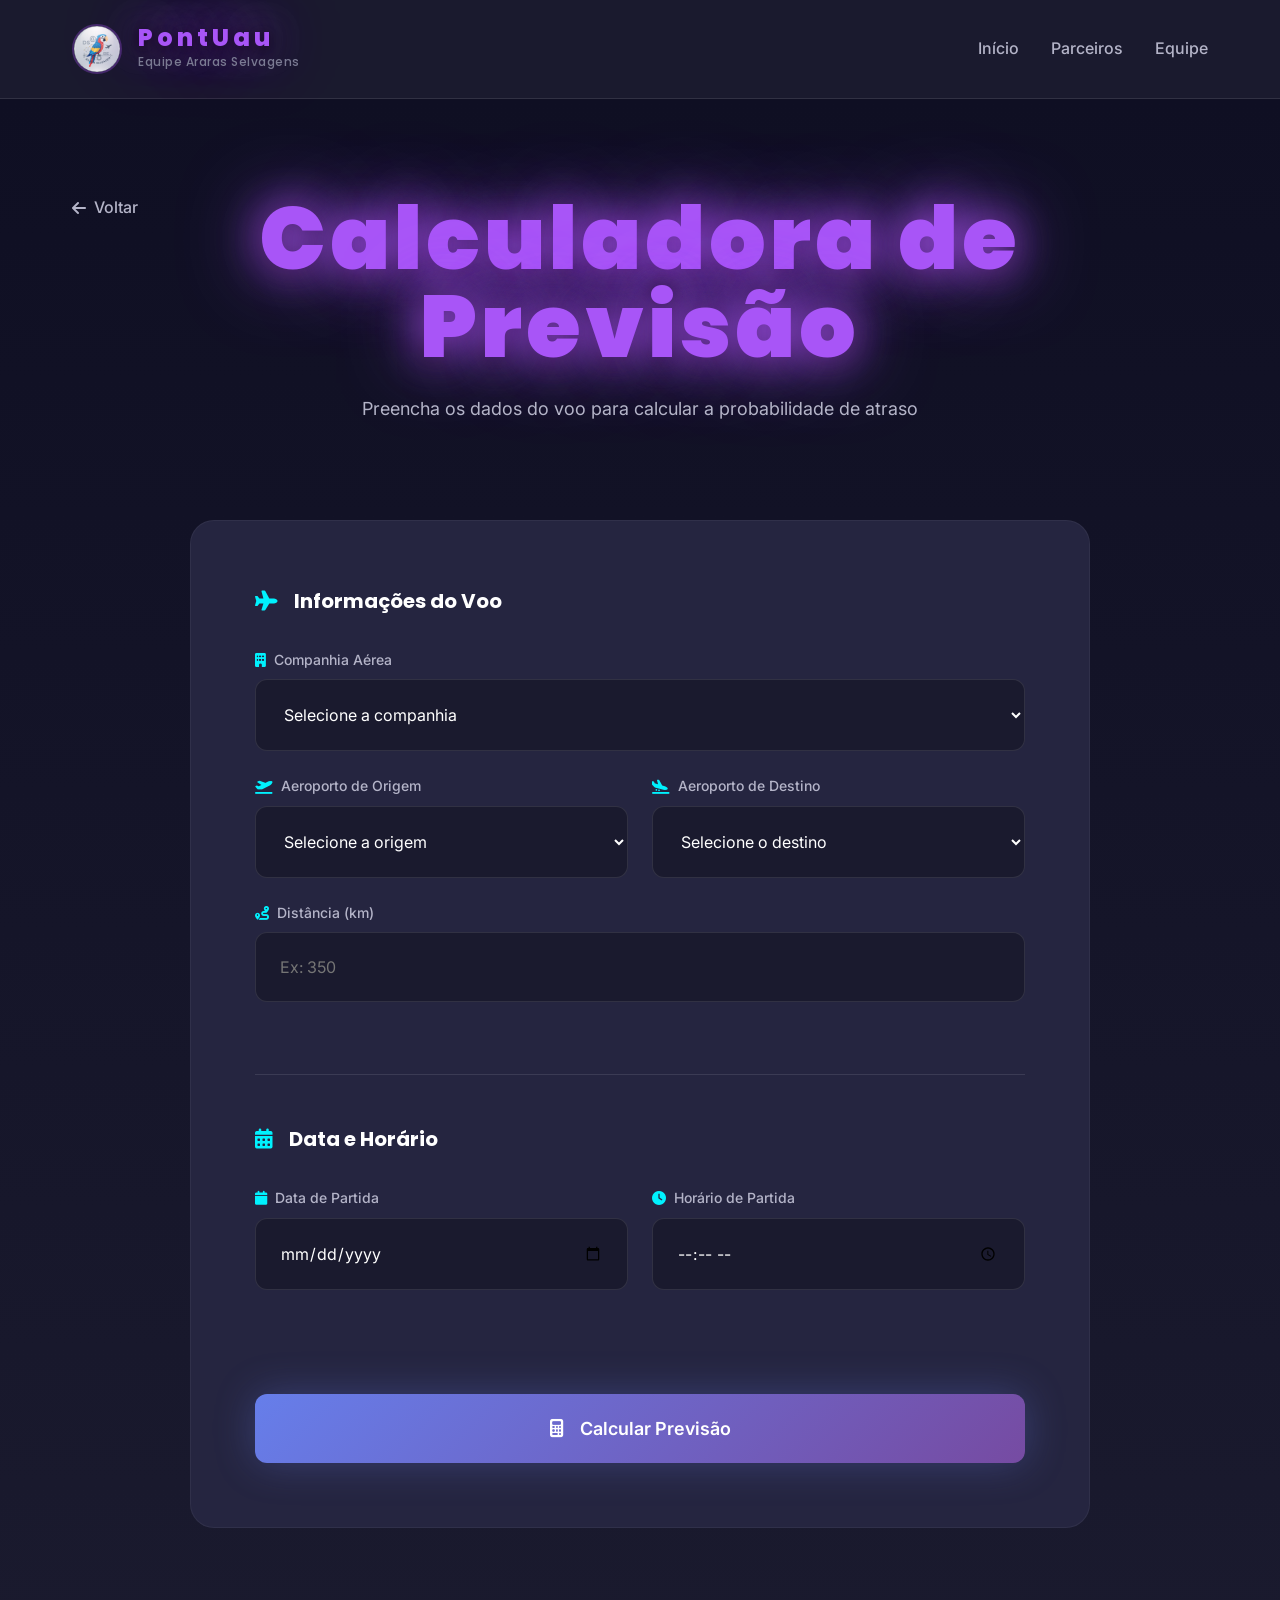
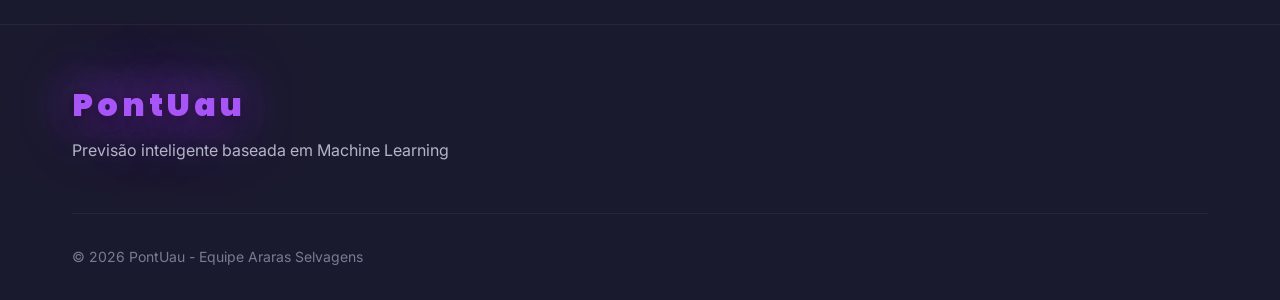
<file: frontend/calculator.html>
<!DOCTYPE html>
<html lang="pt-BR">

<head>
    <meta charset="UTF-8">
    <meta name="viewport" content="width=device-width, initial-scale=1.0">
    <meta name="description" content="Calculadora de Previsão de Atraso de Voos - PontUau">
    <title>Calculadora de Previsão - PontUau</title>

    <!-- Favicon -->
    <link rel="icon" type="image/jpeg" href="Imagens/arara selvagem.jpg">

    <!-- Google Fonts -->
    <link rel="preconnect" href="https://fonts.googleapis.com">
    <link rel="preconnect" href="https://fonts.gstatic.com" crossorigin>
    <link
        href="https://fonts.googleapis.com/css2?family=Inter:wght@300;400;500;600;700;800&family=Poppins:wght@600;700;800&display=swap"
        rel="stylesheet">

    <!-- Font Awesome -->
    <link rel="stylesheet" href="https://cdnjs.cloudflare.com/ajax/libs/font-awesome/6.5.1/css/all.min.css">

    <link rel="stylesheet" href="calculator.css">
</head>

<body>
    <!-- Header -->
    <header class="header">
        <div class="container">
            <a href="index.html" class="logo">
                <img src="Imagens/arara selvagem.jpg" alt="Araras Selvagens" class="logo-image">
                <div class="logo-text">
                    <span class="gradient-text">PontUau</span>
                    <span class="team-name">Equipe Araras Selvagens</span>
                </div>
            </a>
            <nav class="nav">
                <a href="index.html#home">Início</a>
                <a href="index.html#parceiros">Parceiros</a>
                <a href="index.html#equipe">Equipe</a>
            </nav>
        </div>
    </header>

    <!-- Calculator Section -->
    <section class="calculator-section">
        <div class="container">
            <div class="calculator-header">
                <a href="index.html" class="back-button">
                    <i class="fas fa-arrow-left"></i>
                    <span>Voltar</span>
                </a>
                <h1 class="page-title page-title-small">
                    <span class="gradient-text">Calculadora de Previsão</span>
                </h1>
                <p class="page-subtitle">
                    Preencha os dados do voo para calcular a probabilidade de atraso
                </p>
            </div>

            <div class="calculator-container">
                <!-- Form -->
                <div class="calculator-form">
                    <form id="predictionForm">
                        <div class="form-section">
                            <h3><i class="fas fa-plane"></i> Informações do Voo</h3>

                            <div class="form-group">
                                <label for="companhia">
                                    <i class="fas fa-building"></i>
                                    Companhia Aérea
                                </label>
                                <select id="companhia" name="companhia" required>
                                    <option value="">Selecione a companhia</option>
                                    <option value="G3">G3 - Gol</option>
                                    <option value="AD">AD - Azul</option>
                                    <option value="LA">LA - LATAM</option>
                                    <option value="AZ">AZ - Avianca</option>
                                    <option value="TP">TP - TAP</option>
                                </select>
                            </div>

                            <div class="form-row">
                                <div class="form-group">
                                    <label for="origem">
                                        <i class="fas fa-plane-departure"></i>
                                        Aeroporto de Origem
                                    </label>
                                    <select id="origem" name="origem" required>
                                        <option value="">Selecione a origem</option>
                                        <option value="GRU">GRU - São Paulo (Guarulhos)</option>
                                        <option value="GIG">GIG - Rio de Janeiro (Galeão)</option>
                                        <option value="BSB">BSB - Brasília</option>
                                        <option value="CGH">CGH - São Paulo (Congonhas)</option>
                                        <option value="SDU">SDU - Rio de Janeiro (Santos Dumont)</option>
                                        <option value="CNF">CNF - Belo Horizonte (Confins)</option>
                                        <option value="SSA">SSA - Salvador</option>
                                        <option value="FOR">FOR - Fortaleza</option>
                                        <option value="REC">REC - Recife</option>
                                        <option value="POA">POA - Porto Alegre</option>
                                    </select>
                                </div>

                                <div class="form-group">
                                    <label for="destino">
                                        <i class="fas fa-plane-arrival"></i>
                                        Aeroporto de Destino
                                    </label>
                                    <select id="destino" name="destino" required>
                                        <option value="">Selecione o destino</option>
                                        <option value="GRU">GRU - São Paulo (Guarulhos)</option>
                                        <option value="GIG">GIG - Rio de Janeiro (Galeão)</option>
                                        <option value="BSB">BSB - Brasília</option>
                                        <option value="CGH">CGH - São Paulo (Congonhas)</option>
                                        <option value="SDU">SDU - Rio de Janeiro (Santos Dumont)</option>
                                        <option value="CNF">CNF - Belo Horizonte (Confins)</option>
                                        <option value="SSA">SSA - Salvador</option>
                                        <option value="FOR">FOR - Fortaleza</option>
                                        <option value="REC">REC - Recife</option>
                                        <option value="POA">POA - Porto Alegre</option>
                                    </select>
                                </div>
                            </div>

                            <div class="form-group">
                                <label for="distancia_km">
                                    <i class="fas fa-route"></i>
                                    Distância (km)
                                </label>
                                <input type="number" id="distancia_km" name="distancia_km" placeholder="Ex: 350" min="1"
                                    required>
                            </div>
                        </div>

                        <div class="form-section">
                            <h3><i class="fas fa-calendar-alt"></i> Data e Horário</h3>

                            <div class="form-row">
                                <div class="form-group">
                                    <label for="data_partida">
                                        <i class="fas fa-calendar"></i>
                                        Data de Partida
                                    </label>
                                    <input type="date" id="data_partida" name="data_partida" required>
                                </div>

                                <div class="form-group">
                                    <label for="hora_partida">
                                        <i class="fas fa-clock"></i>
                                        Horário de Partida
                                    </label>
                                    <input type="time" id="hora_partida" name="hora_partida" required>
                                </div>
                            </div>
                        </div>

                        <button type="submit" class="submit-button">
                            <i class="fas fa-calculator"></i>
                            <span>Calcular Previsão</span>
                        </button>
                    </form>
                </div>
            </div>
        </div>
    </section>

    <!-- Footer -->
    <footer class="footer">
        <div class="container">
            <div class="footer-content">
                <div class="footer-brand">
                    <h3 class="gradient-text">PontUau</h3>
                    <p>Previsão inteligente baseada em Machine Learning</p>
                </div>
            </div>
            <div class="footer-bottom">
                <p>&copy; 2026 PontUau - Equipe Araras Selvagens</p>
            </div>
        </div>
    </footer>

    <script src="calculator.js"></script>
</body>

</html>
</file>
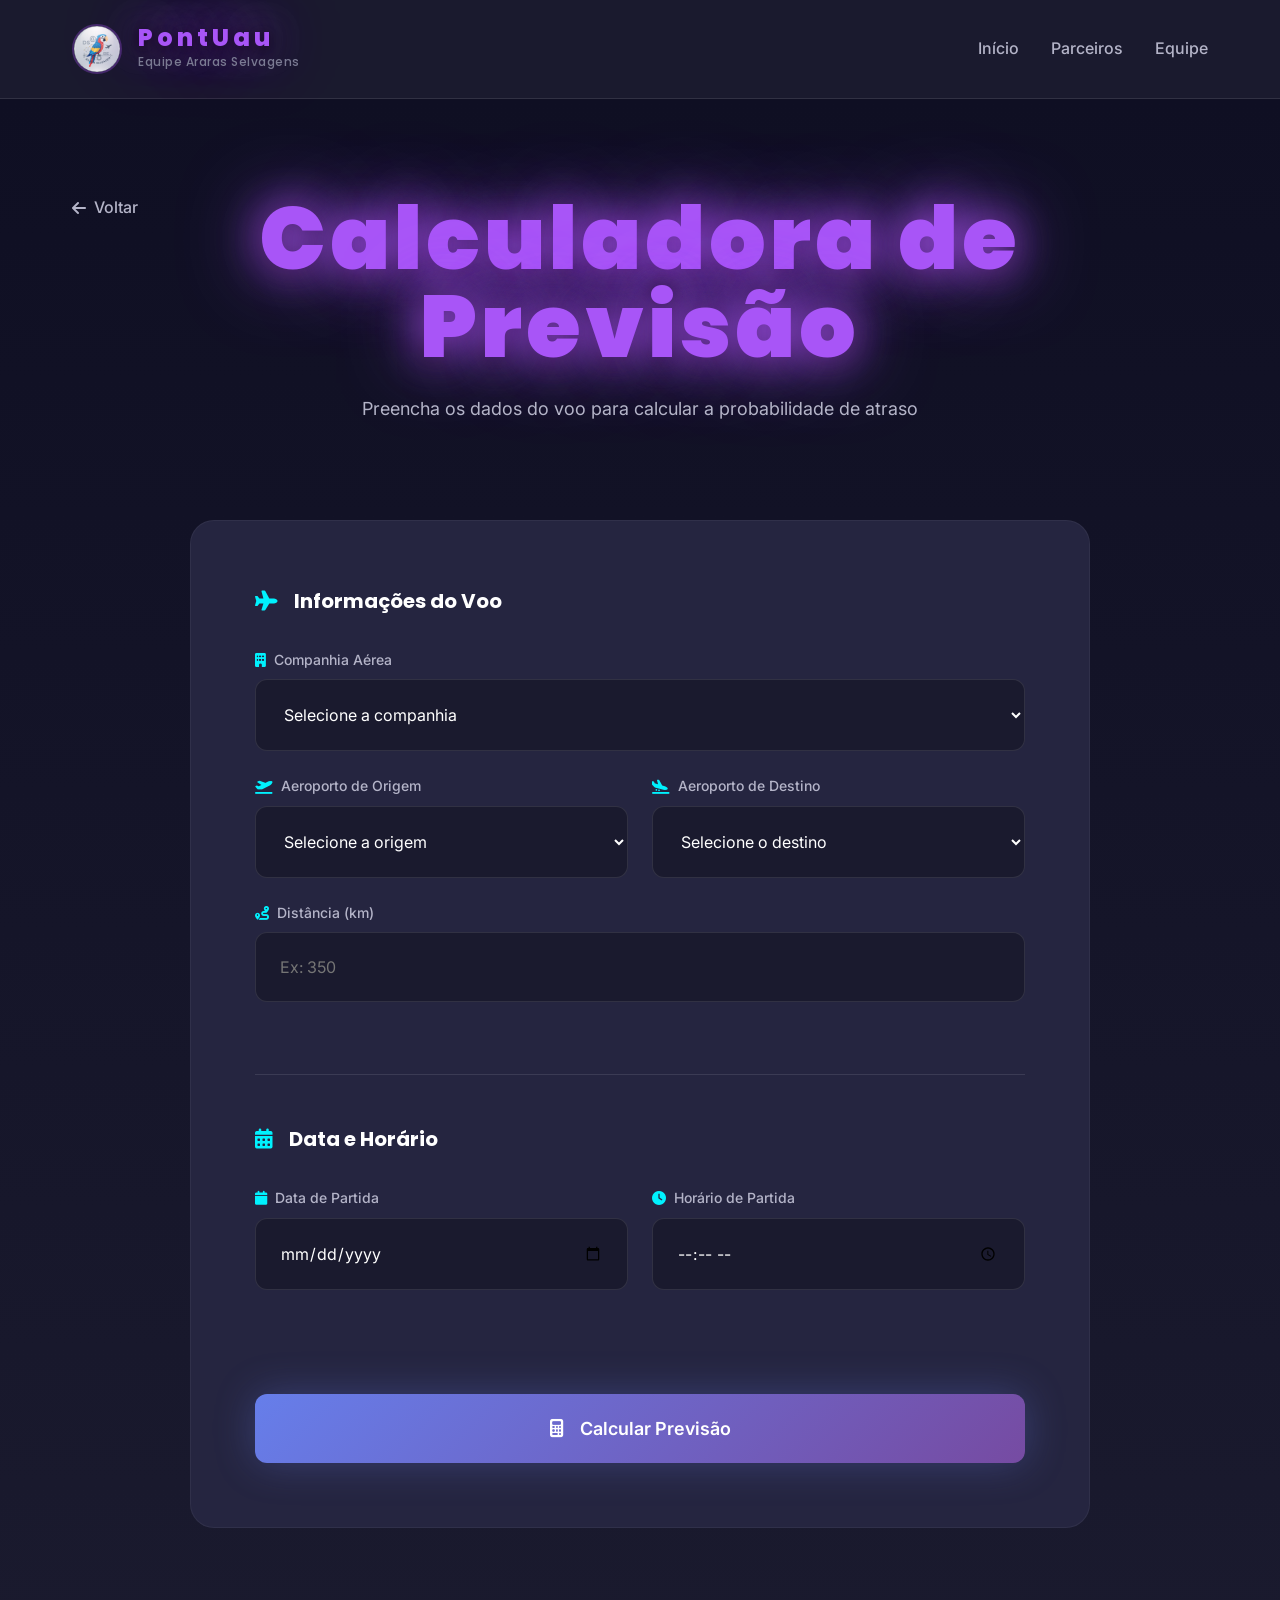
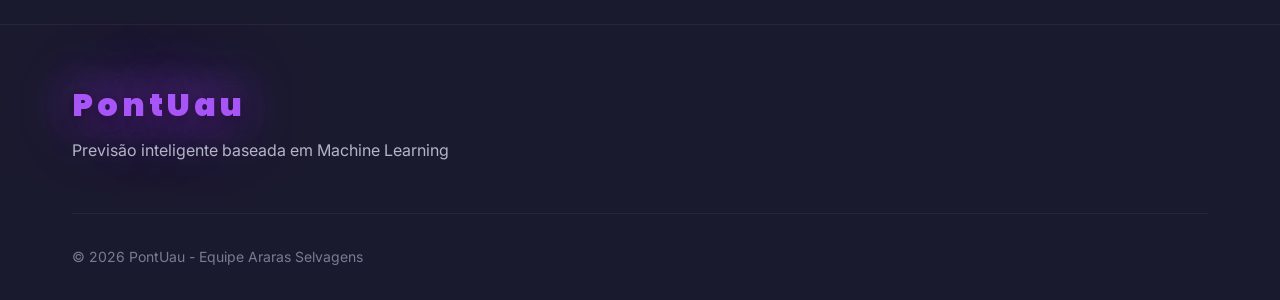
<file: frontend/result.html>
<!DOCTYPE html>
<html lang="pt-BR">

<head>
    <meta charset="UTF-8">
    <meta name="viewport" content="width=device-width, initial-scale=1.0">
    <meta name="description" content="Resultado da Previsão de Atraso - PontUau">
    <title>Resultado da Previsão - PontUau</title>

    <!-- Favicon -->
    <link rel="icon" type="image/jpeg" href="Imagens/arara selvagem.jpg">

    <!-- Google Fonts -->
    <link rel="preconnect" href="https://fonts.googleapis.com">
    <link rel="preconnect" href="https://fonts.gstatic.com" crossorigin>
    <link
        href="https://fonts.googleapis.com/css2?family=Inter:wght@300;400;500;600;700;800&family=Poppins:wght@600;700;800&display=swap"
        rel="stylesheet">

    <!-- Font Awesome -->
    <link rel="stylesheet" href="https://cdnjs.cloudflare.com/ajax/libs/font-awesome/6.5.1/css/all.min.css">

    <link rel="stylesheet" href="calculator.css">
</head>

<body>
    <!-- Header -->
    <header class="header">
        <div class="container">
            <a href="index.html" class="logo">
                <img src="Imagens/arara selvagem.jpg" alt="Araras Selvagens" class="logo-image">
                <div class="logo-text">
                    <span class="gradient-text">PontUau</span>
                    <span class="team-name">Equipe Araras Selvagens</span>
                </div>
            </a>
            <nav class="nav">
                <a href="index.html#home">Início</a>
                <a href="index.html#parceiros">Parceiros</a>
                <a href="index.html#equipe">Equipe</a>
            </nav>
        </div>
    </header>

    <!-- Result Section -->
    <section class="calculator-section">
        <div class="container">
            <div class="calculator-header">
                <a href="calculator.html" class="back-button">
                    <i class="fas fa-arrow-left"></i>
                    <span>Nova Consulta</span>
                </a>
                <h1 class="page-title page-title-small">
                    <span class="gradient-text">Resultado da Previsão</span>
                </h1>
                <p class="page-subtitle">
                    Análise completa baseada nos dados fornecidos
                </p>
            </div>

            <div class="calculator-container">
                <!-- Result Display -->
                <div class="calculator-result">
                    <div class="result-header">
                        <i class="fas fa-chart-line"></i>
                        <h3>Previsão do Voo</h3>
                    </div>

                    <div class="result-status" id="resultStatus">
                        <div class="status-icon">
                            <i class="fas fa-clock"></i>
                        </div>
                        <div class="status-info">
                            <span class="status-label">Status Previsto</span>
                            <span class="status-value" id="statusValue">-</span>
                        </div>
                    </div>

                    <div class="probability-container">
                        <div class="probability-label">
                            <span>Probabilidade de Atraso</span>
                            <span class="probability-value" id="probabilityValue">-</span>
                        </div>
                        <div class="probability-bar">
                            <div class="probability-fill" id="probabilityBar" style="width: 0%"></div>
                        </div>
                    </div>

                    <div class="result-insights">
                        <h4><i class="fas fa-lightbulb"></i> Informações do Voo</h4>
                        <div class="insights-grid">
                            <div class="insight-item">
                                <i class="fas fa-building"></i>
                                <div>
                                    <span class="insight-label">Companhia</span>
                                    <span class="insight-value" id="companhiaValue">-</span>
                                </div>
                            </div>
                            <div class="insight-item">
                                <i class="fas fa-route"></i>
                                <div>
                                    <span class="insight-label">Rota</span>
                                    <span class="insight-value" id="rotaValue">-</span>
                                </div>
                            </div>
                            <div class="insight-item">
                                <i class="fas fa-ruler"></i>
                                <div>
                                    <span class="insight-label">Distância</span>
                                    <span class="insight-value" id="distanciaValue">-</span>
                                </div>
                            </div>
                            <div class="insight-item">
                                <i class="fas fa-calendar-alt"></i>
                                <div>
                                    <span class="insight-label">Data/Hora</span>
                                    <span class="insight-value" id="dataHoraValue">-</span>
                                </div>
                            </div>
                            <div class="insight-item">
                                <i class="fas fa-calendar-check"></i>
                                <div>
                                    <span class="insight-label">Temporada</span>
                                    <span class="insight-value" id="temporadaValue">-</span>
                                </div>
                            </div>
                        </div>
                    </div>

                    <div class="result-data">
                        <h4><i class="fas fa-code"></i> Dados da Requisição (JSON)</h4>
                        <pre id="requestData">Carregando...</pre>
                    </div>

                    <div class="result-data">
                        <h4><i class="fas fa-server"></i> Resposta da API (JSON)</h4>
                        <pre id="responseData">Carregando...</pre>
                    </div>

                    <div class="action-buttons">
                        <a href="calculator.html" class="new-calculation">
                            <i class="fas fa-redo"></i>
                            <span>Nova Consulta</span>
                        </a>
                        <a href="index.html" class="home-button">
                            <i class="fas fa-home"></i>
                            <span>Voltar ao Início</span>
                        </a>
                    </div>
                </div>
            </div>
        </div>
    </section>

    <!-- Footer -->
    <footer class="footer">
        <div class="container">
            <div class="footer-content">
                <div class="footer-brand">
                    <h3 class="gradient-text">PontUau</h3>
                    <p>Previsão inteligente baseada em Machine Learning</p>
                </div>
            </div>
            <div class="footer-bottom">
                <p>&copy; 2026 PontUau - Equipe Araras Selvagens</p>
            </div>
        </div>
    </footer>

    <script src="result.js"></script>
</body>

</html>
</file>
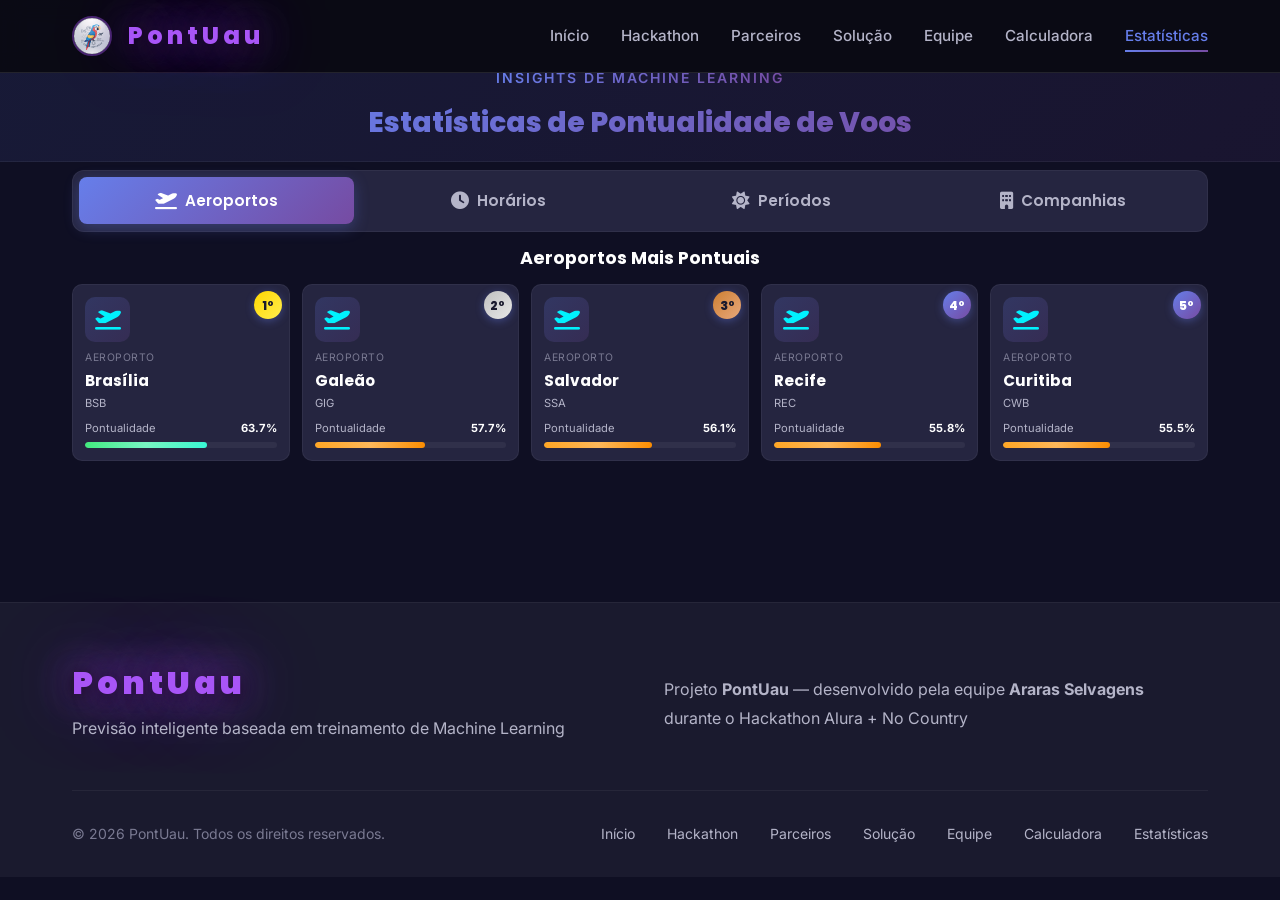
<file: frontend/statistics.html>
<!DOCTYPE html>
<html lang="pt-BR">

<head>
    <meta charset="UTF-8">
    <meta name="viewport" content="width=device-width, initial-scale=1.0">
    <meta name="description"
        content="Estatísticas de Pontualidade de Voos - Insights baseados em Machine Learning sobre os melhores horários e aeroportos para viajar.">
    <title>Estatísticas de Voos - PontUau</title>

    <!-- Favicon -->
    <link rel="icon" type="image/jpeg" href="Imagens/arara selvagem.jpg">

    <!-- Google Fonts -->
    <link rel="preconnect" href="https://fonts.googleapis.com">
    <link rel="preconnect" href="https://fonts.gstatic.com" crossorigin>
    <link
        href="https://fonts.googleapis.com/css2?family=Inter:wght@300;400;500;600;700;800&family=Poppins:wght@600;700;800&display=swap"
        rel="stylesheet">

    <!-- Font Awesome -->
    <link rel="stylesheet" href="https://cdnjs.cloudflare.com/ajax/libs/font-awesome/6.5.1/css/all.min.css">

    <link rel="stylesheet" href="styles.css">
    <link rel="stylesheet" href="statistics.css">
    <link rel="stylesheet" href="statistics-tabs.css">
    <link rel="stylesheet" href="statistics-tabs-extra.css">
</head>

<body>
    <!-- Sticky Header -->
    <header class="sticky-header">
        <div class="container">
            <a href="index.html" class="header-logo">
                <img src="Imagens/arara selvagem.jpg" alt="Araras Selvagens" class="header-logo-image">
                <span class="gradient-text">PontUau</span>
            </a>
            <nav class="header-nav">
                <a href="index.html">Início</a>
                <a href="index.html#hackathon">Hackathon</a>
                <a href="index.html#parceiros">Parceiros</a>
                <a href="index.html#solucao">Solução</a>
                <a href="index.html#equipe">Equipe</a>
                <a href="calculator.html">Calculadora</a>
                <a href="statistics.html" class="active">Estatísticas</a>
            </nav>
        </div>
    </header>

    <!-- Hero Section -->
    <section class="stats-hero">
        <div class="container">
            <div class="stats-hero-content">
                <span class="section-tag">Insights de Machine Learning</span>
                <h1 class="stats-title">Estatísticas de Pontualidade de Voos</h1>
                <p class="stats-subtitle">
                    Análise baseada em 3.240 simulações do modelo de ML para identificar os melhores aeroportos,
                    horários e companhias aéreas
                </p>
            </div>
        </div>
    </section>

    <!-- Tabbed Statistics Section -->
    <section class="stats-section">
        <div class="container">
            <!-- Tab Navigation -->
            <div class="tab-navigation">
                <button class="tab-button active" data-tab="airports">
                    <i class="fas fa-plane-departure"></i>
                    Aeroportos
                </button>
                <button class="tab-button" data-tab="times">
                    <i class="fas fa-clock"></i>
                    Horários
                </button>
                <button class="tab-button" data-tab="periods">
                    <i class="fas fa-sun"></i>
                    Períodos
                </button>
                <button class="tab-button" data-tab="airlines">
                    <i class="fas fa-building"></i>
                    Companhias
                </button>
            </div>

            <!-- Tab Content -->
            <div class="tab-content-wrapper">
                <!-- Airports Tab -->
                <div class="tab-content active" id="airports-tab">
                    <div class="section-header">
                        <h2 class="section-title">Aeroportos Mais Pontuais</h2>
                    </div>
                    <div class="stats-grid" id="airport-rankings">
                        <!-- Populated by JavaScript -->
                    </div>
                </div>

                <!-- Times Tab -->
                <div class="tab-content" id="times-tab">
                    <div class="section-header">
                        <h2 class="section-title">Melhores Horários para Voar</h2>
                    </div>
                    <div class="stats-grid" id="best-times">
                        <!-- Populated by JavaScript -->
                    </div>
                </div>

                <!-- Periods Tab -->
                <div class="tab-content" id="periods-tab">
                    <div class="section-header">
                        <h2 class="section-title">Comparação de Turnos</h2>
                    </div>
                    <div class="period-grid" id="period-analysis">
                        <!-- Populated by JavaScript -->
                    </div>
                </div>

                <!-- Airlines Tab -->
                <div class="tab-content" id="airlines-tab">
                    <div class="section-header">
                        <h2 class="section-title">Desempenho por Companhia</h2>
                    </div>
                    <div class="airline-grid" id="airline-performance">
                        <!-- Populated by JavaScript -->
                    </div>
                </div>
            </div>
        </div>
    </section>

    <!-- Insights Summary Section -->
    <section class="stats-section insights-summary">
        <div class="container">
            <div class="summary-card">
                <div class="summary-icon">
                    <i class="fas fa-lightbulb"></i>
                </div>
                <h3>Principais Insights</h3>
                <div class="insights-list">
                    <div class="insight-item">
                        <i class="fas fa-check-circle"></i>
                        <p><strong>Voos da manhã</strong> (6h-10h) têm a menor probabilidade de atraso</p>
                    </div>
                    <div class="insight-item">
                        <i class="fas fa-check-circle"></i>
                        <p><strong>Brasília (BSB)</strong> é o aeroporto mais pontual do Brasil</p>
                    </div>
                    <div class="insight-item">
                        <i class="fas fa-check-circle"></i>
                        <p><strong>TAM e ONE</strong> apresentam os melhores índices de pontualidade</p>
                    </div>
                    <div class="insight-item">
                        <i class="fas fa-check-circle"></i>
                        <p>Voos à <strong>tarde</strong> têm maior probabilidade de atraso</p>
                    </div>
                </div>
                <a href="calculator.html" class="cta-button">
                    <span>Calcular Previsão do Seu Voo</span>
                    <i class="fas fa-arrow-right"></i>
                </a>
            </div>
        </div>
    </section>

    <!-- Footer -->
    <footer class="footer">
        <div class="container">
            <div class="footer-content">
                <div class="footer-brand">
                    <h3 class="gradient-text">PontUau</h3>
                    <p>Previsão inteligente baseada em treinamento de Machine Learning</p>
                </div>

                <div class="footer-info">
                    <p class="footer-text">
                        Projeto <strong>PontUau</strong> — desenvolvido pela equipe <strong>Araras Selvagens</strong>
                        <br>durante o Hackathon Alura + No Country
                    </p>
                </div>
            </div>

            <div class="footer-bottom">
                <p>&copy; 2026 PontUau. Todos os direitos reservados.</p>
                <div class="footer-links">
                    <a href="index.html">Início</a>
                    <a href="index.html#hackathon">Hackathon</a>
                    <a href="index.html#parceiros">Parceiros</a>
                    <a href="index.html#solucao">Solução</a>
                    <a href="index.html#equipe">Equipe</a>
                    <a href="calculator.html">Calculadora</a>
                    <a href="statistics.html">Estatísticas</a>
                </div>
            </div>
        </div>
    </footer>

    <script src="statistics.js"></script>
</body>

</html>
</file>
<file: frontend/calculator.css>
/* Import base styles */
@import url('styles.css');

/* ==========================================
   CALCULATOR PAGE SPECIFIC STYLES
   ========================================== */

body {
    min-height: 100vh;
    display: flex;
    flex-direction: column;
}

/* Header */
.header {
    background: var(--dark-card);
    border-bottom: 1px solid rgba(255, 255, 255, 0.1);
    padding: var(--spacing-md) 0;
    position: sticky;
    top: 0;
    z-index: 100;
    backdrop-filter: blur(10px);
}

.header .container {
    display: flex;
    justify-content: space-between;
    align-items: center;
}

.logo {
    text-decoration: none;
    font-family: var(--font-heading);
    display: flex;
    align-items: center;
    gap: var(--spacing-sm);
}

.logo-image {
    width: 50px;
    height: 50px;
    border-radius: 50%;
    object-fit: cover;
    border: 2px solid rgba(168, 85, 247, 0.3);
}

.logo-text {
    display: flex;
    flex-direction: column;
    gap: 2px;
}

.logo-text .gradient-text {
    font-size: 1.5rem;
    font-weight: 800;
    line-height: 1;
}

.team-name {
    font-size: 0.75rem;
    color: var(--text-muted);
    font-weight: 500;
    letter-spacing: 0.5px;
}

.nav {
    display: flex;
    gap: var(--spacing-lg);
}

.nav a {
    color: var(--text-secondary);
    text-decoration: none;
    font-weight: 500;
    transition: color var(--transition-normal);
}

.nav a:hover {
    color: var(--text-primary);
}

/* Calculator Section */
.calculator-section {
    flex: 1;
    padding: var(--spacing-3xl) 0;
    background: linear-gradient(180deg, var(--dark-bg) 0%, var(--dark-card) 100%);
}

.calculator-header {
    text-align: center;
    margin-bottom: var(--spacing-3xl);
    position: relative;
}

.back-button {
    position: absolute;
    left: 0;
    top: 0;
    display: inline-flex;
    align-items: center;
    gap: var(--spacing-xs);
    color: var(--text-secondary);
    text-decoration: none;
    font-weight: 500;
    transition: all var(--transition-normal);
}

.back-button:hover {
    color: var(--primary-purple);
    transform: translateX(-5px);
}

.page-title {
    font-family: var(--font-heading);
    font-size: clamp(2rem, 4vw, 3rem);
    font-weight: 700;
    margin-bottom: var(--spacing-md);
}

.page-title-small {
    font-size: clamp(1.5rem, 3vw, 2rem);
}

.page-subtitle {
    font-size: 1.125rem;
    color: var(--text-secondary);
    max-width: 600px;
    margin: 0 auto;
}

.calculator-container {
    max-width: 900px;
    margin: 0 auto;
}

/* Form Styles */
.calculator-form {
    background: var(--dark-elevated);
    border: 1px solid rgba(255, 255, 255, 0.05);
    border-radius: 24px;
    padding: var(--spacing-2xl);
}

.form-section {
    margin-bottom: var(--spacing-xl);
    padding-bottom: var(--spacing-xl);
    border-bottom: 1px solid rgba(255, 255, 255, 0.1);
}

.form-section:last-of-type {
    border-bottom: none;
    margin-bottom: var(--spacing-lg);
}

.form-section h3 {
    font-family: var(--font-heading);
    font-size: 1.25rem;
    margin-bottom: var(--spacing-lg);
    color: var(--text-primary);
    display: flex;
    align-items: center;
    gap: var(--spacing-sm);
}

.form-section h3 i {
    color: var(--accent-cyan);
}

.form-group {
    margin-bottom: var(--spacing-md);
}

.form-group label {
    display: flex;
    align-items: center;
    gap: var(--spacing-xs);
    font-size: 0.875rem;
    font-weight: 500;
    color: var(--text-secondary);
    margin-bottom: var(--spacing-xs);
}

.form-group label i {
    color: var(--accent-cyan);
    font-size: 0.875rem;
}

.form-group input,
.form-group select {
    width: 100%;
    background: var(--dark-card);
    border: 1px solid rgba(255, 255, 255, 0.1);
    border-radius: 12px;
    padding: var(--spacing-md);
    color: var(--text-primary);
    font-family: var(--font-primary);
    font-size: 1rem;
    transition: all var(--transition-normal);
}

.form-group input:focus,
.form-group select:focus {
    outline: none;
    border-color: var(--primary-purple);
    box-shadow: 0 0 0 3px rgba(102, 126, 234, 0.1);
}

.form-group select {
    cursor: pointer;
}

.form-row {
    display: grid;
    grid-template-columns: 1fr 1fr;
    gap: var(--spacing-md);
}

.submit-button {
    width: 100%;
    background: var(--primary-gradient);
    border: none;
    border-radius: 12px;
    padding: var(--spacing-md) var(--spacing-lg);
    color: var(--text-primary);
    font-family: var(--font-primary);
    font-size: 1.125rem;
    font-weight: 600;
    display: flex;
    align-items: center;
    justify-content: center;
    gap: var(--spacing-sm);
    cursor: pointer;
    transition: all var(--transition-normal);
    box-shadow: var(--shadow-glow);
}

.submit-button:hover {
    transform: translateY(-2px);
    box-shadow: 0 0 60px rgba(102, 126, 234, 0.5);
}

/* Result Styles */
.calculator-result {
    background: var(--dark-elevated);
    border: 1px solid rgba(255, 255, 255, 0.05);
    border-radius: 24px;
    padding: var(--spacing-2xl);
    margin-top: var(--spacing-xl);
    animation: fadeInUp 0.5s ease;
}

.result-header {
    display: flex;
    align-items: center;
    gap: var(--spacing-sm);
    margin-bottom: var(--spacing-lg);
    padding-bottom: var(--spacing-md);
    border-bottom: 1px solid rgba(255, 255, 255, 0.1);
}

.result-header i {
    font-size: 1.5rem;
    color: var(--accent-cyan);
}

.result-header h3 {
    font-family: var(--font-heading);
    font-size: 1.5rem;
}

.result-status {
    background: linear-gradient(135deg, rgba(67, 233, 123, 0.1) 0%, rgba(56, 249, 215, 0.1) 100%);
    border: 1px solid rgba(67, 233, 123, 0.3);
    border-radius: 16px;
    padding: var(--spacing-lg);
    display: flex;
    align-items: center;
    gap: var(--spacing-md);
    margin-bottom: var(--spacing-lg);
}

.result-status.delayed {
    background: linear-gradient(135deg, rgba(245, 87, 108, 0.1) 0%, rgba(250, 112, 154, 0.1) 100%);
    border-color: rgba(245, 87, 108, 0.3);
}

.status-icon {
    width: 60px;
    height: 60px;
    background: var(--success-gradient);
    border-radius: 12px;
    display: flex;
    align-items: center;
    justify-content: center;
    font-size: 1.5rem;
    flex-shrink: 0;
}

.result-status.delayed .status-icon {
    background: var(--warning-gradient);
}

.status-info {
    display: flex;
    flex-direction: column;
}

.status-label {
    font-size: 0.875rem;
    color: var(--text-muted);
    margin-bottom: var(--spacing-xs);
}

.status-value {
    font-family: var(--font-heading);
    font-size: 1.75rem;
    font-weight: 700;
}

.probability-container {
    margin-bottom: var(--spacing-lg);
}

.probability-label {
    display: flex;
    justify-content: space-between;
    align-items: center;
    margin-bottom: var(--spacing-sm);
}

.probability-label span:first-child {
    font-size: 0.875rem;
    color: var(--text-secondary);
}

.probability-value {
    font-family: var(--font-heading);
    font-size: 1.5rem;
    font-weight: 700;
    background: var(--primary-gradient);
    -webkit-background-clip: text;
    -webkit-text-fill-color: transparent;
    background-clip: text;
}

.probability-bar {
    width: 100%;
    height: 12px;
    background: rgba(255, 255, 255, 0.05);
    border-radius: 50px;
    overflow: hidden;
}

.probability-fill {
    height: 100%;
    background: var(--primary-gradient);
    border-radius: 50px;
    transition: width 1s ease;
}

.result-data {
    background: rgba(255, 255, 255, 0.03);
    border-radius: 12px;
    padding: var(--spacing-md);
    margin-bottom: var(--spacing-lg);
}

.result-data h4 {
    font-size: 1rem;
    margin-bottom: var(--spacing-sm);
    color: var(--text-secondary);
}

.result-data pre {
    background: var(--dark-card);
    padding: var(--spacing-md);
    border-radius: 8px;
    overflow-x: auto;
    font-size: 0.875rem;
    color: var(--accent-cyan);
    font-family: 'Courier New', monospace;
}

.new-calculation {
    width: 100%;
    background: rgba(255, 255, 255, 0.05);
    border: 1px solid rgba(255, 255, 255, 0.1);
    border-radius: 12px;
    padding: var(--spacing-md);
    color: var(--text-primary);
    font-family: var(--font-primary);
    font-size: 1rem;
    font-weight: 600;
    display: flex;
    align-items: center;
    justify-content: center;
    gap: var(--spacing-sm);
    cursor: pointer;
    transition: all var(--transition-normal);
}

.new-calculation:hover {
    background: rgba(255, 255, 255, 0.1);
    transform: translateY(-2px);
}

/* Result Page Specific Styles */
.result-insights {
    background: rgba(255, 255, 255, 0.03);
    border-radius: 12px;
    padding: var(--spacing-lg);
    margin-bottom: var(--spacing-lg);
}

.result-insights h4 {
    font-size: 1rem;
    margin-bottom: var(--spacing-md);
    color: var(--text-secondary);
    display: flex;
    align-items: center;
    gap: var(--spacing-xs);
}

.result-insights h4 i {
    color: var(--accent-cyan);
}

.insights-grid {
    display: grid;
    grid-template-columns: repeat(auto-fit, minmax(200px, 1fr));
    gap: var(--spacing-md);
}

.insight-item {
    display: flex;
    align-items: center;
    gap: var(--spacing-sm);
    padding: var(--spacing-md);
    background: var(--dark-card);
    border-radius: 8px;
}

.insight-item i {
    font-size: 1.25rem;
    color: var(--accent-cyan);
    flex-shrink: 0;
}

.insight-item div {
    display: flex;
    flex-direction: column;
}

.insight-label {
    font-size: 0.75rem;
    color: var(--text-muted);
    margin-bottom: 2px;
}

.insight-value {
    font-size: 0.95rem;
    font-weight: 600;
    color: var(--text-primary);
}

.action-buttons {
    display: grid;
    grid-template-columns: 1fr 1fr;
    gap: var(--spacing-md);
}

.home-button {
    width: 100%;
    background: rgba(255, 255, 255, 0.05);
    border: 1px solid rgba(255, 255, 255, 0.1);
    border-radius: 12px;
    padding: var(--spacing-md);
    color: var(--text-primary);
    font-family: var(--font-primary);
    font-size: 1rem;
    font-weight: 600;
    display: flex;
    align-items: center;
    justify-content: center;
    gap: var(--spacing-sm);
    text-decoration: none;
    transition: all var(--transition-normal);
}

.home-button:hover {
    background: rgba(255, 255, 255, 0.1);
    transform: translateY(-2px);
}

/* Footer */
.footer {
    margin-top: auto;
}

/* Responsive */
@media (max-width: 768px) {
    .form-row {
        grid-template-columns: 1fr;
    }

    .back-button {
        position: static;
        margin-bottom: var(--spacing-md);
    }

    .calculator-header {
        text-align: left;
    }
}
</file>
<file: frontend/styles.css>
/* ==========================================
   RESET & BASE STYLES
   ========================================== */

* {
    margin: 0;
    padding: 0;
    box-sizing: border-box;
}

:root {
    /* Color Palette */
    --primary-gradient: linear-gradient(135deg, #667eea 0%, #764ba2 100%);
    --secondary-gradient: linear-gradient(135deg, #f093fb 0%, #f5576c 100%);
    --accent-gradient: linear-gradient(135deg, #4facfe 0%, #00f2fe 100%);
    --success-gradient: linear-gradient(135deg, #43e97b 0%, #38f9d7 100%);
    --warning-gradient: linear-gradient(135deg, #fa709a 0%, #fee140 100%);

    /* Solid Colors */
    --primary-purple: #667eea;
    --primary-dark: #764ba2;
    --accent-blue: #4facfe;
    --accent-cyan: #00f2fe;
    --success-green: #43e97b;
    --warning-red: #f5576c;

    /* Neutrals */
    --dark-bg: #0f0f23;
    --dark-card: #1a1a2e;
    --dark-elevated: #252540;
    --text-primary: #ffffff;
    --text-secondary: #b4b4c8;
    --text-muted: #7a7a92;

    /* Spacing */
    --spacing-xs: 0.5rem;
    --spacing-sm: 1rem;
    --spacing-md: 1.5rem;
    --spacing-lg: 2rem;
    --spacing-xl: 3rem;
    --spacing-2xl: 4rem;
    --spacing-3xl: 6rem;

    /* Typography */
    --font-primary: 'Inter', sans-serif;
    --font-heading: 'Poppins', sans-serif;

    /* Transitions */
    --transition-fast: 0.2s ease;
    --transition-normal: 0.3s ease;
    --transition-slow: 0.5s ease;

    /* Shadows */
    --shadow-sm: 0 2px 8px rgba(0, 0, 0, 0.1);
    --shadow-md: 0 4px 16px rgba(0, 0, 0, 0.2);
    --shadow-lg: 0 8px 32px rgba(0, 0, 0, 0.3);
    --shadow-glow: 0 0 40px rgba(102, 126, 234, 0.3);
}

html {
    scroll-behavior: smooth;
}

html {
    scroll-behavior: smooth;
    scroll-padding-top: 80px;
}

body {
    font-family: var(--font-primary);
    background-color: var(--dark-bg);
    color: var(--text-primary);
    line-height: 1.6;
    overflow-x: hidden;
}

.container {
    max-width: 1200px;
    margin: 0 auto;
    padding: 0 var(--spacing-lg);
}

/* ==========================================
   STICKY HEADER
   ========================================== */

.sticky-header {
    position: fixed;
    top: 0;
    left: 0;
    width: 100%;
    background: rgba(10, 10, 20, 0.95);
    backdrop-filter: blur(10px);
    border-bottom: 1px solid rgba(255, 255, 255, 0.1);
    padding: var(--spacing-sm) 0;
    z-index: 1000;
    transition: all var(--transition-normal);
}

.sticky-header .container {
    display: flex;
    justify-content: space-between;
    align-items: center;
}

.header-logo {
    display: flex;
    align-items: center;
    gap: var(--spacing-sm);
    text-decoration: none;
}

.header-logo-image {
    width: 40px;
    height: 40px;
    border-radius: 50%;
    object-fit: cover;
    border: 2px solid rgba(168, 85, 247, 0.4);
}

.header-logo .gradient-text {
    font-size: 1.5rem;
    font-weight: 800;
}

.header-nav {
    display: flex;
    gap: var(--spacing-lg);
}

.header-nav a {
    color: var(--text-secondary);
    text-decoration: none;
    font-weight: 500;
    font-size: 0.95rem;
    transition: color var(--transition-normal);
    position: relative;
}

.header-nav a:hover {
    color: var(--primary-purple);
}

.header-nav a::after {
    content: '';
    position: absolute;
    bottom: -4px;
    left: 0;
    width: 0;
    height: 2px;
    background: var(--primary-gradient);
    transition: width var(--transition-normal);
}

.header-nav a:hover::after {
    width: 100%;
}

/* ==========================================
   HERO SECTION
   ========================================== */

.hero {
    position: relative;
    min-height: max(600px, 85vh);
    display: flex;
    align-items: center;
    justify-content: center;
    overflow: hidden;
    padding: 100px 0 60px;
}

.hero-background {
    position: absolute;
    top: 0;
    left: 0;
    width: 100%;
    height: 100%;
    z-index: 0;
    background-image: url('Imagens/airport-background.jpg');
    background-size: cover;
    background-position: center;
    background-repeat: no-repeat;
}

.gradient-overlay {
    position: absolute;
    top: 0;
    left: 0;
    width: 100%;
    height: 100%;
    background: linear-gradient(135deg,
            rgba(102, 126, 234, 0.65) 0%,
            rgba(118, 75, 162, 0.65) 50%,
            rgba(15, 15, 35, 0.70) 100%);
}

.animated-shapes {
    position: absolute;
    width: 100%;
    height: 100%;
    overflow: hidden;
}

.shape {
    position: absolute;
    border-radius: 50%;
    filter: blur(80px);
    opacity: 0.4;
    animation: float 20s infinite ease-in-out;
}

.shape-1 {
    width: 500px;
    height: 500px;
    background: var(--accent-gradient);
    top: -10%;
    left: -10%;
    animation-delay: 0s;
}

.shape-2 {
    width: 400px;
    height: 400px;
    background: var(--secondary-gradient);
    bottom: -10%;
    right: -10%;
    animation-delay: 5s;
}

.shape-3 {
    width: 300px;
    height: 300px;
    background: var(--success-gradient);
    top: 50%;
    left: 50%;
    transform: translate(-50%, -50%);
    animation-delay: 10s;
}

@keyframes float {

    0%,
    100% {
        transform: translate(0, 0) scale(1);
    }

    33% {
        transform: translate(50px, -50px) scale(1.1);
    }

    66% {
        transform: translate(-30px, 30px) scale(0.9);
    }
}

.hero-content {
    position: relative;
    z-index: 1;
    text-align: center;
    padding: var(--spacing-2xl) 0;
}

.hero-badge {
    display: inline-flex;
    align-items: center;
    gap: var(--spacing-xs);
    background: rgba(0, 0, 0, 0.5);
    backdrop-filter: blur(10px);
    border: 1px solid rgba(255, 255, 255, 0.3);
    padding: var(--spacing-xs) var(--spacing-md);
    border-radius: 50px;
    font-size: 0.875rem;
    font-weight: 500;
    margin-bottom: var(--spacing-lg);
    animation: fadeInDown 0.8s ease;
    text-shadow: 0 2px 10px rgba(0, 0, 0, 0.8);
}

.hero-badge i {
    color: #ffd700;
}

.title-container {
    display: inline-flex;
    flex-direction: column;
    align-items: center;
    gap: var(--spacing-md);
    background: rgba(0, 0, 0, 0.7);
    backdrop-filter: blur(15px);
    padding: var(--spacing-xl) var(--spacing-2xl);
    border-radius: 24px;
    border: 2px solid rgba(168, 85, 247, 0.3);
    box-shadow: 0 8px 32px rgba(0, 0, 0, 0.6);
    margin-bottom: var(--spacing-lg);
    animation: fadeInUp 0.8s ease 0.2s backwards;
}

.hero-logo-image {
    width: 140px;
    height: 140px;
    border-radius: 50%;
    object-fit: cover;
    border: 4px solid rgba(168, 85, 247, 0.5);
    box-shadow: 0 6px 30px rgba(168, 85, 247, 0.5);
    transition: all var(--transition-normal);
}

.hero-logo-image:hover {
    transform: scale(1.05);
    border-color: rgba(168, 85, 247, 0.7);
    box-shadow: 0 8px 40px rgba(168, 85, 247, 0.7);
}

.hero-team-name {
    font-size: 0.95rem;
    color: var(--text-muted);
    font-weight: 500;
    letter-spacing: 0.5px;
    margin: 0;
    text-align: center;
    text-shadow: 0 2px 8px rgba(0, 0, 0, 0.8);
}

.gradient-text {
    color: #a855f7;
    font-family: var(--font-heading);
    font-size: clamp(3rem, 7vw, 5.5rem);
    font-weight: 900;
    text-shadow:
        0 0 40px rgba(168, 85, 247, 1),
        0 0 80px rgba(168, 85, 247, 0.8),
        0 4px 25px rgba(0, 0, 0, 1),
        0 2px 15px rgba(0, 0, 0, 0.9);
    letter-spacing: 4px;
    display: inline-block;
    line-height: 1;
}

.hero-subtitle-title {
    font-family: var(--font-heading);
    font-size: clamp(1.5rem, 3vw, 2.5rem);
    font-weight: 600;
    color: #ffffff;
    margin-bottom: var(--spacing-md);
    text-shadow: 0 3px 15px rgba(0, 0, 0, 0.9), 0 2px 8px rgba(0, 0, 0, 0.7);
    animation: fadeInUp 0.8s ease 0.4s backwards;
}

.hero-subtitle {
    font-size: clamp(1.1rem, 2vw, 1.5rem);
    color: #ffffff;
    max-width: 700px;
    margin: 0 auto var(--spacing-xl);
    animation: fadeInUp 0.8s ease 0.6s backwards;
    text-shadow: 0 3px 15px rgba(0, 0, 0, 0.9), 0 2px 8px rgba(0, 0, 0, 0.7);
}

.hero-features {
    display: flex;
    justify-content: center;
    gap: var(--spacing-md);
    flex-wrap: wrap;
    margin-bottom: var(--spacing-xl);
    animation: fadeInUp 0.8s ease 0.6s backwards;
}

.feature-pill {
    display: flex;
    align-items: center;
    gap: var(--spacing-xs);
    background: rgba(0, 0, 0, 0.4);
    backdrop-filter: blur(10px);
    border: 1px solid rgba(255, 255, 255, 0.2);
    padding: var(--spacing-sm) var(--spacing-md);
    border-radius: 50px;
    font-size: 0.95rem;
    transition: all var(--transition-normal);
    text-shadow: 0 2px 8px rgba(0, 0, 0, 0.8);
}

.feature-pill:hover {
    background: rgba(0, 0, 0, 0.6);
    transform: translateY(-2px);
}

.feature-pill i {
    color: var(--accent-cyan);
}

/* ==========================================
   PARTNERS SECTION
   ========================================== */

.partners-section {
    padding: var(--spacing-3xl) 0;
    background: var(--dark-bg);
}

.partners-grid {
    display: grid;
    grid-template-columns: repeat(auto-fit, minmax(320px, 1fr));
    gap: var(--spacing-xl);
    max-width: 1200px;
    margin: 0 auto;
}

.partner-card {
    text-decoration: none;
    color: inherit;
    display: block;
    height: 100%;
}

.partner-card-inner {
    background: var(--dark-elevated);
    border: 2px solid rgba(255, 255, 255, 0.05);
    border-radius: 24px;
    padding: var(--spacing-2xl);
    height: 100%;
    display: flex;
    flex-direction: column;
    align-items: center;
    text-align: center;
    transition: all var(--transition-normal);
    position: relative;
    overflow: hidden;
}

.partner-card-inner::before {
    content: '';
    position: absolute;
    top: 0;
    left: 0;
    width: 100%;
    height: 4px;
    background: var(--primary-gradient);
    transform: scaleX(0);
    transform-origin: left;
    transition: transform var(--transition-normal);
}

.partner-card:hover .partner-card-inner {
    transform: translateY(-8px);
    border-color: rgba(168, 85, 247, 0.4);
    box-shadow: 0 12px 40px rgba(168, 85, 247, 0.3);
    background: linear-gradient(135deg, rgba(102, 126, 234, 0.05) 0%, rgba(118, 75, 162, 0.05) 100%);
}

.partner-card:hover .partner-card-inner::before {
    transform: scaleX(1);
}

.partner-logo-large {
    width: 100%;
    height: 100px;
    display: flex;
    align-items: center;
    justify-content: center;
    margin-bottom: var(--spacing-lg);
    padding: var(--spacing-md);
    background: rgba(255, 255, 255, 0.03);
    border-radius: 16px;
}

.partner-logo-large img {
    max-width: 180px;
    max-height: 80px;
    width: auto;
    height: auto;
    object-fit: contain;
    filter: brightness(1.1);
    transition: all var(--transition-normal);
}

.partner-card:hover .partner-logo-large img {
    transform: scale(1.05);
    filter: brightness(1.2);
}

.partner-card-inner h3 {
    font-family: var(--font-heading);
    font-size: 1.75rem;
    font-weight: 700;
    margin-bottom: var(--spacing-sm);
    color: var(--text-primary);
}

.partner-card-inner p {
    color: var(--text-secondary);
    line-height: 1.6;
    margin-bottom: var(--spacing-lg);
    flex-grow: 1;
}

.partner-link {
    display: inline-flex;
    align-items: center;
    gap: var(--spacing-xs);
    color: var(--primary-purple);
    font-weight: 600;
    font-size: 0.95rem;
    transition: all var(--transition-normal);
}

.partner-card:hover .partner-link {
    gap: var(--spacing-sm);
    color: #a855f7;
}

.partner-link i {
    transition: transform var(--transition-normal);
}

.partner-card:hover .partner-link i {
    transform: translateX(5px);
}

.cta-button {
    display: inline-flex;
    align-items: center;
    gap: var(--spacing-sm);
    background: var(--primary-gradient);
    color: var(--text-primary);
    padding: var(--spacing-md) var(--spacing-xl);
    border-radius: 50px;
    font-size: 1.125rem;
    font-weight: 600;
    text-decoration: none;
    box-shadow: var(--shadow-glow);
    transition: all var(--transition-normal);
    animation: fadeInUp 0.8s ease 0.8s backwards;
}

.cta-button:hover {
    transform: translateY(-3px);
    box-shadow: 0 0 60px rgba(102, 126, 234, 0.5);
}

.cta-button i {
    transition: transform var(--transition-normal);
}

.cta-button:hover i {
    transform: translateX(5px);
}

.scroll-indicator {
    position: absolute;
    bottom: var(--spacing-xl);
    left: 50%;
    transform: translateX(-50%);
    animation: bounce 2s infinite;
}

.scroll-indicator i {
    font-size: 1.5rem;
    color: var(--text-secondary);
}

@keyframes fadeInDown {
    from {
        opacity: 0;
        transform: translateY(-20px);
    }

    to {
        opacity: 1;
        transform: translateY(0);
    }
}

@keyframes fadeInUp {
    from {
        opacity: 0;
        transform: translateY(20px);
    }

    to {
        opacity: 1;
        transform: translateY(0);
    }
}

@keyframes bounce {

    0%,
    20%,
    50%,
    80%,
    100% {
        transform: translateX(-50%) translateY(0);
    }

    40% {
        transform: translateX(-50%) translateY(-10px);
    }

    60% {
        transform: translateX(-50%) translateY(-5px);
    }
}

/* ==========================================
   SECTION HEADERS
   ========================================== */

.section-header {
    text-align: center;
    margin-bottom: var(--spacing-3xl);
}

.section-header-with-logo {
    display: flex;
    align-items: center;
    justify-content: center;
    gap: var(--spacing-lg);
    margin-bottom: var(--spacing-md);
}

.section-logo {
    width: 80px;
    height: 80px;
    border-radius: 50%;
    object-fit: cover;
    border: 3px solid rgba(168, 85, 247, 0.4);
    box-shadow: 0 4px 20px rgba(168, 85, 247, 0.3);
}

.section-tag {
    display: inline-block;
    background: var(--primary-gradient);
    -webkit-background-clip: text;
    -webkit-text-fill-color: transparent;
    background-clip: text;
    font-size: 0.875rem;
    font-weight: 600;
    text-transform: uppercase;
    letter-spacing: 2px;
    margin-bottom: var(--spacing-sm);
}

.section-title {
    font-family: var(--font-heading);
    font-size: clamp(2rem, 4vw, 3rem);
    font-weight: 700;
    margin-bottom: var(--spacing-md);
}

.section-description {
    font-size: 1.125rem;
    color: var(--text-secondary);
    max-width: 600px;
    margin: 0 auto;
}

/* ==========================================
   HACKATHON SECTION
   ========================================== */

.hackathon-section {
    padding: var(--spacing-3xl) 0;
    background: linear-gradient(180deg, var(--dark-bg) 0%, var(--dark-card) 100%);
}

.hackathon-grid {
    display: grid;
    grid-template-columns: repeat(auto-fit, minmax(300px, 1fr));
    gap: var(--spacing-lg);
}

.hackathon-card {
    background: var(--dark-elevated);
    border: 1px solid rgba(255, 255, 255, 0.05);
    border-radius: 20px;
    padding: var(--spacing-xl);
    transition: all var(--transition-normal);
}

.hackathon-card:hover {
    transform: translateY(-5px);
    border-color: rgba(102, 126, 234, 0.3);
    box-shadow: var(--shadow-lg);
}

.card-icon {
    width: 60px;
    height: 60px;
    background: var(--primary-gradient);
    border-radius: 15px;
    display: flex;
    align-items: center;
    justify-content: center;
    margin-bottom: var(--spacing-md);
    font-size: 1.5rem;
}

.hackathon-card h3 {
    font-family: var(--font-heading);
    font-size: 1.5rem;
    margin-bottom: var(--spacing-sm);
}

.hackathon-card p {
    color: var(--text-secondary);
    line-height: 1.7;
}

/* ==========================================
   BUILDING SECTION
   ========================================== */

.building-section {
    padding: var(--spacing-3xl) 0;
    background: var(--dark-card);
}

.building-grid {
    display: grid;
    grid-template-columns: repeat(auto-fit, minmax(280px, 1fr));
    gap: var(--spacing-lg);
}

.building-card {
    background: var(--dark-elevated);
    border: 1px solid rgba(255, 255, 255, 0.05);
    border-radius: 20px;
    padding: var(--spacing-xl);
    position: relative;
    overflow: hidden;
    transition: all var(--transition-normal);
}

.building-card::before {
    content: '';
    position: absolute;
    top: 0;
    left: 0;
    width: 100%;
    height: 4px;
    background: var(--primary-gradient);
    transform: scaleX(0);
    transform-origin: left;
    transition: transform var(--transition-normal);
}

.building-card:hover::before {
    transform: scaleX(1);
}

.building-card:hover {
    transform: translateY(-5px);
    border-color: rgba(102, 126, 234, 0.3);
    box-shadow: var(--shadow-lg);
}

.card-icon-large {
    width: 70px;
    height: 70px;
    background: linear-gradient(135deg, rgba(102, 126, 234, 0.2) 0%, rgba(118, 75, 162, 0.2) 100%);
    border-radius: 18px;
    display: flex;
    align-items: center;
    justify-content: center;
    margin-bottom: var(--spacing-md);
    font-size: 2rem;
    color: var(--accent-cyan);
}

.building-card h3 {
    font-family: var(--font-heading);
    font-size: 1.375rem;
    margin-bottom: var(--spacing-sm);
}

.building-card p {
    color: var(--text-secondary);
    line-height: 1.7;
    margin-bottom: var(--spacing-md);
}

.card-badge {
    display: inline-block;
    background: var(--primary-gradient);
    padding: var(--spacing-xs) var(--spacing-md);
    border-radius: 50px;
    font-size: 0.75rem;
    font-weight: 600;
    text-transform: uppercase;
    letter-spacing: 1px;
}

/* ==========================================
   SIMULATION SECTION
   ========================================== */

.simulation-section {
    padding: var(--spacing-3xl) 0;
    background: linear-gradient(180deg, var(--dark-card) 0%, var(--dark-bg) 100%);
}

.simulation-container {
    display: grid;
    grid-template-columns: repeat(auto-fit, minmax(400px, 1fr));
    gap: var(--spacing-xl);
    max-width: 1000px;
    margin: 0 auto;
}

.simulation-form,
.simulation-result {
    background: var(--dark-elevated);
    border: 1px solid rgba(255, 255, 255, 0.05);
    border-radius: 24px;
    padding: var(--spacing-xl);
}

.form-header,
.result-header {
    display: flex;
    align-items: center;
    gap: var(--spacing-sm);
    margin-bottom: var(--spacing-lg);
    padding-bottom: var(--spacing-md);
    border-bottom: 1px solid rgba(255, 255, 255, 0.1);
}

.form-header i,
.result-header i {
    font-size: 1.5rem;
    color: var(--accent-cyan);
}

.form-header h3,
.result-header h3 {
    font-family: var(--font-heading);
    font-size: 1.5rem;
}

.form-group {
    margin-bottom: var(--spacing-md);
}

.form-group label {
    display: flex;
    align-items: center;
    gap: var(--spacing-xs);
    font-size: 0.875rem;
    font-weight: 500;
    color: var(--text-secondary);
    margin-bottom: var(--spacing-xs);
}

.form-group label i {
    color: var(--accent-cyan);
}

.form-group input {
    width: 100%;
    background: var(--dark-card);
    border: 1px solid rgba(255, 255, 255, 0.1);
    border-radius: 12px;
    padding: var(--spacing-md);
    color: var(--text-primary);
    font-family: var(--font-primary);
    font-size: 1rem;
    transition: all var(--transition-normal);
}

.form-group input:focus {
    outline: none;
    border-color: var(--primary-purple);
    box-shadow: 0 0 0 3px rgba(102, 126, 234, 0.1);
}

.form-row {
    display: grid;
    grid-template-columns: 1fr 1fr;
    gap: var(--spacing-md);
}

.simulate-button {
    width: 100%;
    background: var(--primary-gradient);
    border: none;
    border-radius: 12px;
    padding: var(--spacing-md);
    color: var(--text-primary);
    font-family: var(--font-primary);
    font-size: 1rem;
    font-weight: 600;
    display: flex;
    align-items: center;
    justify-content: center;
    gap: var(--spacing-sm);
    cursor: pointer;
    transition: all var(--transition-normal);
    margin-top: var(--spacing-md);
}

.simulate-button:hover {
    transform: translateY(-2px);
    box-shadow: var(--shadow-glow);
}

.mvp-notice {
    display: flex;
    align-items: center;
    gap: var(--spacing-xs);
    background: rgba(255, 255, 255, 0.05);
    border-radius: 8px;
    padding: var(--spacing-sm);
    margin-top: var(--spacing-md);
    font-size: 0.875rem;
    color: var(--text-muted);
}

.mvp-notice i {
    color: var(--accent-cyan);
}

.result-status {
    background: linear-gradient(135deg, rgba(245, 87, 108, 0.1) 0%, rgba(250, 112, 154, 0.1) 100%);
    border: 1px solid rgba(245, 87, 108, 0.3);
    border-radius: 16px;
    padding: var(--spacing-lg);
    display: flex;
    align-items: center;
    gap: var(--spacing-md);
    margin-bottom: var(--spacing-lg);
}

.result-status.delayed .status-icon {
    background: var(--warning-gradient);
}

.status-icon {
    width: 60px;
    height: 60px;
    border-radius: 12px;
    display: flex;
    align-items: center;
    justify-content: center;
    font-size: 1.5rem;
    flex-shrink: 0;
}

.status-info {
    display: flex;
    flex-direction: column;
}

.status-label {
    font-size: 0.875rem;
    color: var(--text-muted);
    margin-bottom: var(--spacing-xs);
}

.status-value {
    font-family: var(--font-heading);
    font-size: 1.75rem;
    font-weight: 700;
}

.probability-container {
    margin-bottom: var(--spacing-lg);
}

.probability-label {
    display: flex;
    justify-content: space-between;
    align-items: center;
    margin-bottom: var(--spacing-sm);
}

.probability-label span:first-child {
    font-size: 0.875rem;
    color: var(--text-secondary);
}

.probability-value {
    font-family: var(--font-heading);
    font-size: 1.5rem;
    font-weight: 700;
    background: var(--warning-gradient);
    -webkit-background-clip: text;
    -webkit-text-fill-color: transparent;
    background-clip: text;
}

.probability-bar {
    width: 100%;
    height: 12px;
    background: rgba(255, 255, 255, 0.05);
    border-radius: 50px;
    overflow: hidden;
}

.probability-fill {
    height: 100%;
    background: var(--warning-gradient);
    border-radius: 50px;
    transition: width 1s ease;
}

.result-insights {
    background: rgba(255, 255, 255, 0.03);
    border-radius: 12px;
    padding: var(--spacing-md);
}

.result-insights h4 {
    font-size: 1rem;
    margin-bottom: var(--spacing-sm);
}

.result-insights ul {
    list-style: none;
}

.result-insights li {
    display: flex;
    align-items: center;
    gap: var(--spacing-sm);
    padding: var(--spacing-xs) 0;
    color: var(--text-secondary);
    font-size: 0.875rem;
}

.result-insights li i {
    color: var(--success-green);
    font-size: 0.75rem;
}

/* ==========================================
   TEAM SECTION
   ========================================== */

.team-section {
    padding: var(--spacing-3xl) 0;
    background: var(--dark-bg);
}

.team-category {
    margin-bottom: var(--spacing-3xl);
}

.team-category:last-child {
    margin-bottom: 0;
}

.category-header {
    display: flex;
    align-items: center;
    gap: var(--spacing-md);
    margin-bottom: var(--spacing-xl);
    padding-bottom: var(--spacing-md);
    border-bottom: 2px solid rgba(102, 126, 234, 0.2);
}

.category-header i {
    font-size: 1.75rem;
    color: var(--accent-cyan);
}

.category-header h3 {
    font-family: var(--font-heading);
    font-size: 1.75rem;
    font-weight: 700;
}

.team-grid {
    display: grid;
    grid-template-columns: repeat(5, 1fr);
    gap: var(--spacing-lg);
}

.team-card {
    background: var(--dark-elevated);
    border: 1px solid rgba(255, 255, 255, 0.05);
    border-radius: 20px;
    padding: var(--spacing-xl);
    text-align: center;
    transition: all var(--transition-normal);
}

.team-card:hover {
    transform: translateY(-8px);
    border-color: rgba(102, 126, 234, 0.3);
    box-shadow: var(--shadow-lg);
}

.member-avatar {
    width: 100px;
    height: 100px;
    background: var(--primary-gradient);
    border-radius: 50%;
    display: flex;
    align-items: center;
    justify-content: center;
    margin: 0 auto var(--spacing-md);
    font-size: 2.5rem;
    color: var(--text-primary);
    overflow: hidden;
}

.member-avatar img {
    width: 100%;
    height: 100%;
    object-fit: cover;
    border-radius: 50%;
}

.member-name {
    font-family: var(--font-heading);
    font-size: 1.25rem;
    font-weight: 600;
    margin-bottom: var(--spacing-xs);
}

.member-role {
    color: var(--text-secondary);
    font-size: 0.875rem;
    margin-bottom: var(--spacing-md);
}

.member-links {
    display: flex;
    justify-content: center;
    gap: var(--spacing-sm);
}

.social-link {
    width: 40px;
    height: 40px;
    background: rgba(255, 255, 255, 0.05);
    border-radius: 10px;
    display: flex;
    align-items: center;
    justify-content: center;
    color: var(--text-secondary);
    text-decoration: none;
    transition: all var(--transition-normal);
}

.social-link:hover {
    background: var(--primary-gradient);
    color: var(--text-primary);
    transform: translateY(-3px);
}

/* ==========================================
   FOOTER
   ========================================== */

.footer {
    background: var(--dark-card);
    border-top: 1px solid rgba(255, 255, 255, 0.05);
    padding: var(--spacing-2xl) 0 var(--spacing-lg);
}

.footer-content {
    display: grid;
    grid-template-columns: repeat(auto-fit, minmax(300px, 1fr));
    gap: var(--spacing-xl);
    margin-bottom: var(--spacing-xl);
}

.footer-brand h3 {
    font-family: var(--font-heading);
    font-size: 2rem;
    margin-bottom: var(--spacing-sm);
}

.footer-brand p {
    color: var(--text-secondary);
    line-height: 1.7;
}

.footer-info {
    display: flex;
    align-items: center;
}

.footer-text {
    color: var(--text-secondary);
    line-height: 1.8;
}

.footer-bottom {
    display: flex;
    justify-content: space-between;
    align-items: center;
    padding-top: var(--spacing-lg);
    border-top: 1px solid rgba(255, 255, 255, 0.05);
    flex-wrap: wrap;
    gap: var(--spacing-md);
}

.footer-bottom p {
    color: var(--text-muted);
    font-size: 0.875rem;
}

.footer-links {
    display: flex;
    gap: var(--spacing-lg);
}

.footer-links a {
    color: var(--text-secondary);
    text-decoration: none;
    font-size: 0.875rem;
    transition: color var(--transition-normal);
}

.footer-links a:hover {
    color: var(--text-primary);
}

/* ==========================================
   RESPONSIVE DESIGN
   ========================================== */

@media (max-width: 768px) {
    .container {
        padding: 0 var(--spacing-md);
    }

    .hero-features {
        flex-direction: column;
        align-items: center;
    }

    .simulation-container {
        grid-template-columns: 1fr;
    }

    .form-row {
        grid-template-columns: 1fr;
    }

    .footer-bottom {
        flex-direction: column;
        text-align: center;
    }

    .footer-links {
        flex-direction: column;
        gap: var(--spacing-sm);
    }

    .hackathon-grid,
    .building-grid {
        grid-template-columns: 1fr;
    }

    .team-grid {
        grid-template-columns: repeat(auto-fit, minmax(180px, 1fr));
    }
}

@media (max-width: 480px) {
    .simulation-container {
        grid-template-columns: 1fr;
        gap: var(--spacing-lg);
    }

    .simulation-form,
    .simulation-result {
        min-width: unset;
    }

    .team-grid {
        grid-template-columns: 1fr;
    }
}
</file>
<file: frontend/statistics.css>
/* ==========================================
   STATISTICS PAGE STYLES
   ========================================== */

/* Stats Hero Section */
.stats-hero {
    padding: 65px 0 15px;
    background: linear-gradient(135deg, rgba(102, 126, 234, 0.1) 0%, rgba(118, 75, 162, 0.1) 100%);
    border-bottom: 1px solid rgba(255, 255, 255, 0.05);
}

.stats-hero-content {
    text-align: center;
    max-width: 800px;
    margin: 0 auto;
    padding: 0 1rem;
}

.stats-title {
    font-family: var(--font-heading);
    font-size: 1.75rem;
    font-weight: 800;
    margin-bottom: 0.25rem;
    background: var(--primary-gradient);
    -webkit-background-clip: text;
    -webkit-text-fill-color: transparent;
    background-clip: text;
    line-height: 1.3;
    word-wrap: break-word;
}

.stats-subtitle {
    font-size: 0.875rem;
    color: var(--text-secondary);
    line-height: 1.4;
    display: none;
}

/* Active Navigation Link */
.header-nav a.active {
    color: var(--primary-purple);
}

.header-nav a.active::after {
    width: 100%;
}

/* Stats Sections */
.stats-section {
    padding: 0.5rem 0;
    background: var(--dark-bg);
}

.stats-section.alt-bg {
    background: linear-gradient(180deg, var(--dark-bg) 0%, var(--dark-card) 100%);
}

/* Stats Grid */
.stats-grid {
    display: grid;
    grid-template-columns: repeat(5, 1fr);
    gap: 0.75rem;
    margin-top: 0.5rem;
}

/* Stat Card */
.stat-card {
    background: var(--dark-elevated);
    border: 1px solid rgba(255, 255, 255, 0.05);
    border-radius: 10px;
    padding: 0.75rem;
    position: relative;
    overflow: hidden;
    transition: all var(--transition-normal);
}

.stat-card::before {
    content: '';
    position: absolute;
    top: 0;
    left: 0;
    width: 100%;
    height: 4px;
    background: var(--primary-gradient);
    transform: scaleX(0);
    transform-origin: left;
    transition: transform var(--transition-normal);
}

.stat-card:hover {
    transform: translateY(-5px);
    border-color: rgba(102, 126, 234, 0.3);
    box-shadow: var(--shadow-lg);
}

.stat-card:hover::before {
    transform: scaleX(1);
}

/* Rank Badge */
.rank-badge {
    position: absolute;
    top: 0.4rem;
    right: 0.4rem;
    width: 28px;
    height: 28px;
    background: var(--primary-gradient);
    border-radius: 50%;
    display: flex;
    align-items: center;
    justify-content: center;
    font-size: 0.75rem;
    font-weight: 800;
    font-family: var(--font-heading);
    box-shadow: 0 2px 8px rgba(102, 126, 234, 0.4);
}

.rank-badge.gold {
    background: linear-gradient(135deg, #ffd700 0%, #ffed4e 100%);
    color: #1a1a2e;
}

.rank-badge.silver {
    background: linear-gradient(135deg, #c0c0c0 0%, #e8e8e8 100%);
    color: #1a1a2e;
}

.rank-badge.bronze {
    background: linear-gradient(135deg, #cd7f32 0%, #e8a87c 100%);
    color: #1a1a2e;
}

/* Stat Icon */
.stat-icon {
    width: 45px;
    height: 45px;
    background: linear-gradient(135deg, rgba(102, 126, 234, 0.2) 0%, rgba(118, 75, 162, 0.2) 100%);
    border-radius: 10px;
    display: flex;
    align-items: center;
    justify-content: center;
    margin-bottom: 0.5rem;
    font-size: 1.3rem;
    color: var(--accent-cyan);
}

/* Stat Content */
.stat-label {
    font-size: 0.65rem;
    color: var(--text-muted);
    text-transform: uppercase;
    letter-spacing: 0.5px;
    margin-bottom: 0.15rem;
}

.stat-name {
    font-family: var(--font-heading);
    font-size: 0.95rem;
    font-weight: 700;
    margin-bottom: 0.15rem;
    color: var(--text-primary);
}

.stat-code {
    font-size: 0.7rem;
    color: var(--text-secondary);
    margin-bottom: 0.4rem;
}

/* Progress Bar */
.stat-progress {
    margin-top: 0.4rem;
}

.progress-label {
    display: flex;
    justify-content: space-between;
    align-items: center;
    margin-bottom: 0.25rem;
    font-size: 0.7rem;
}

.progress-text {
    color: var(--text-secondary);
}

.progress-value {
    font-weight: 700;
    color: var(--text-primary);
}

.progress-bar-container {
    width: 100%;
    height: 6px;
    background: rgba(255, 255, 255, 0.05);
    border-radius: 6px;
    overflow: hidden;
    position: relative;
}

.progress-bar-fill {
    height: 100%;
    background: var(--success-gradient);
    border-radius: 10px;
    transition: width 1s ease;
    position: relative;
    overflow: hidden;
}

.progress-bar-fill::after {
    content: '';
    position: absolute;
    top: 0;
    left: 0;
    width: 100%;
    height: 100%;
    background: linear-gradient(90deg, transparent, rgba(255, 255, 255, 0.3), transparent);
    animation: shimmer 2s infinite;
}

@keyframes shimmer {
    0% {
        transform: translateX(-100%);
    }

    100% {
        transform: translateX(100%);
    }
}

/* Delay indicator (red for high delay) */
.progress-bar-fill.high-delay {
    background: var(--warning-gradient);
}

.progress-bar-fill.medium-delay {
    background: linear-gradient(135deg, #ffa726 0%, #fb8c00 100%);
}

.progress-bar-fill.low-delay {
    background: var(--success-gradient);
}

/* Period Grid */
.period-grid {
    display: grid;
    grid-template-columns: repeat(3, 1fr);
    gap: 0.75rem;
    margin-top: 0.5rem;
}

.period.stat-card {
    background: var(--dark-elevated);
    border: 1px solid rgba(255, 255, 255, 0.05);
    border-radius: 14px;
    padding: 1.25rem;
    transition: all var(--transition-normal);
    position: relative;
    overflow: hidden;
}

.period-card {
    background: var(--dark-elevated);
    border: 1px solid rgba(255, 255, 255, 0.05);
    border-radius: 10px;
    padding: 0.75rem;
    text-align: center;
    transition: all var(--transition-normal);
    position: relative;
    overflow: hidden;
}

.period-card::before {
    content: '';
    position: absolute;
    top: 0;
    left: 0;
    width: 100%;
    height: 100%;
    background: var(--primary-gradient);
    opacity: 0;
    transition: opacity var(--transition-normal);
}

.period-card:hover {
    transform: translateY(-3px);
    border-color: rgba(102, 126, 234, 0.3);
    box-shadow: 0 12px 40px rgba(102, 126, 234, 0.3);
}

.period-card:hover::before {
    opacity: 0.05;
}

.period-icon {
    font-size: 2.5rem;
    margin-bottom: 0.3rem;
    position: relative;
    z-index: 1;
}

.period-name {
    font-family: var(--font-heading);
    font-size: 0.95rem;
    font-weight: 700;
    margin-bottom: 0.2rem;
    position: relative;
    z-index: 1;
}

.period-percentage {
    font-size: 1.35rem;
    font-weight: 800;
    font-family: var(--font-heading);
    background: var(--primary-gradient);
    -webkit-background-clip: text;
    -webkit-text-fill-color: transparent;
    background-clip: text;
    margin-bottom: 0.1rem;
    position: relative;
    z-index: 1;
}

.period-description {
    color: var(--text-secondary);
    font-size: 0.7rem;
    position: relative;
    z-index: 1;
}

/* Airline Grid */
.airline-grid {
    display: grid;
    grid-template-columns: repeat(4, 1fr);
    gap: 0.75rem;
    margin-top: 0.5rem;
}

.airline-card {
    background: var(--dark-elevated);
    border: 1px solid rgba(255, 255, 255, 0.05);
    border-radius: 12px;
    padding: 1.25rem;
    text-align: center;
    transition: all var(--transition-normal);
}

.airline-card:hover {
    transform: translateY(-5px);
    border-color: rgba(102, 126, 234, 0.3);
    box-shadow: var(--shadow-lg);
}

.airline-logo-img {
    width: 100%;
    height: 90px;
    display: flex;
    align-items: center;
    justify-content: center;
    margin-bottom: 0.6rem;
    padding: 0.75rem;
    background: rgba(255, 255, 255, 0.95);
    border-radius: 10px;
}

.airline-logo-img img {
    max-width: 100%;
    max-height: 100%;
    object-fit: contain;
    filter: brightness(1.1);
    transform: scale(1.2);
}

.airline-name {
    font-family: var(--font-heading);
    font-size: 0.85rem;
    font-weight: 700;
    margin-bottom: 0.2rem;
}

.airline-slogan {
    font-size: 0.65rem;
    color: var(--text-secondary);
    font-style: italic;
    margin-bottom: 0.4rem;
    min-height: 1.8rem;
    line-height: 1.3;
}

/* Insights Summary */
.insights-summary {
    background: linear-gradient(135deg, rgba(102, 126, 234, 0.05) 0%, rgba(118, 75, 162, 0.05) 100%);
    display: none;
}

.summary-card {
    background: var(--dark-elevated);
    border: 2px solid rgba(102, 126, 234, 0.2);
    border-radius: 24px;
    padding: var(--spacing-3xl);
    text-align: center;
    max-width: 900px;
    margin: 0 auto;
}

.summary-icon {
    width: 100px;
    height: 100px;
    background: var(--primary-gradient);
    border-radius: 50%;
    display: flex;
    align-items: center;
    justify-content: center;
    margin: 0 auto var(--spacing-lg);
    font-size: 3rem;
    box-shadow: 0 8px 30px rgba(102, 126, 234, 0.4);
}

.summary-card h3 {
    font-family: var(--font-heading);
    font-size: 2rem;
    font-weight: 700;
    margin-bottom: var(--spacing-xl);
}

.insights-list {
    display: grid;
    gap: var(--spacing-md);
    margin-bottom: var(--spacing-xl);
    text-align: left;
}

.insight-item {
    display: flex;
    align-items: flex-start;
    gap: var(--spacing-md);
    padding: var(--spacing-md);
    background: rgba(255, 255, 255, 0.02);
    border-radius: 12px;
    transition: all var(--transition-normal);
}

.insight-item:hover {
    background: rgba(102, 126, 234, 0.1);
    transform: translateX(5px);
}

.insight-item i {
    color: var(--success-green);
    font-size: 1.5rem;
    flex-shrink: 0;
    margin-top: 2px;
}

.insight-item p {
    color: var(--text-secondary);
    line-height: 1.6;
    margin: 0;
}

.insight-item strong {
    color: var(--text-primary);
}

/* Responsive Design */
@media (max-width: 768px) {
    .stats-grid {
        grid-template-columns: 1fr;
    }

    .period-grid {
        grid-template-columns: 1fr;
    }

    .airline-grid {
        grid-template-columns: repeat(auto-fit, minmax(200px, 1fr));
    }

    .stats-hero {
        padding: 100px 0 60px;
    }

    .stats-title {
        font-size: 2rem;
    }

    .summary-card {
        padding: var(--spacing-2xl);
    }
}

@media (max-width: 480px) {
    .rank-badge {
        width: 40px;
        height: 40px;
        font-size: 1rem;
    }

    .stat-name {
        font-size: 1.25rem;
    }

    .period-icon {
        font-size: 2.5rem;
    }

    .period-name {
        font-size: 1.5rem;
    }

    .period-percentage {
        font-size: 2rem;
    }
}
</file>
<file: frontend/statistics-tabs.css>
/* Tab Navigation */
.tab-navigation {
    display: flex;
    gap: 0.5rem;
    margin-bottom: 0.75rem;
    background: var(--dark-elevated);
    padding: 0.4rem;
    border-radius: 12px;
    border: 1px solid rgba(255, 255, 255, 0.05);
}

.tab-button {
    flex: 1;
    background: transparent;
    border: none;
    color: var(--text-secondary);
    padding: 0.75rem 1rem;
    border-radius: 8px;
    font-family: var(--font-heading);
    font-size: 0.95rem;
    font-weight: 600;
    cursor: pointer;
    transition: all var(--transition-normal);
    display: flex;
    align-items: center;
    justify-content: center;
    gap: 0.5rem;
}

.tab-button i {
    font-size: 1.1rem;
}

.tab-button:hover {
    background: rgba(102, 126, 234, 0.1);
    color: var(--text-primary);
}

.tab-button.active {
    background: var(--primary-gradient);
    color: var(--text-primary);
    box-shadow: 0 4px 15px rgba(102, 126, 234, 0.3);
}

/* Tab Content */
.tab-content-wrapper {
    position: relative;
    min-height: 400px;
}

.tab-content {
    display: none;
    animation: fadeIn 0.3s ease;
}

.tab-content.active {
    display: block;
}

@keyframes fadeIn {
    from {
        opacity: 0;
        transform: translateY(10px);
    }

    to {
        opacity: 1;
        transform: translateY(0);
    }
}

/* Responsive Tabs */
@media (max-width: 768px) {
    .tab-navigation {
        flex-wrap: wrap;
    }

    .tab-button {
        flex: 1 1 45%;
        font-size: 0.85rem;
        padding: 0.6rem 0.75rem;
    }

    .tab-button i {
        font-size: 1rem;
    }
}

@media (max-width: 480px) {
    .tab-button {
        flex: 1 1 100%;
    }
}
</file>
<file: frontend/statistics-tabs-extra.css>
/* Reduce section header spacing */
.tab-content .section-header {
    margin-bottom: 0.75rem;
}

.tab-content .section-title {
    font-size: 1.1rem;
    margin-bottom: 0.5rem;
}

/* Make tab content wrapper more compact */
.tab-content-wrapper {
    position: relative;
    min-height: 350px;
}
</file>
